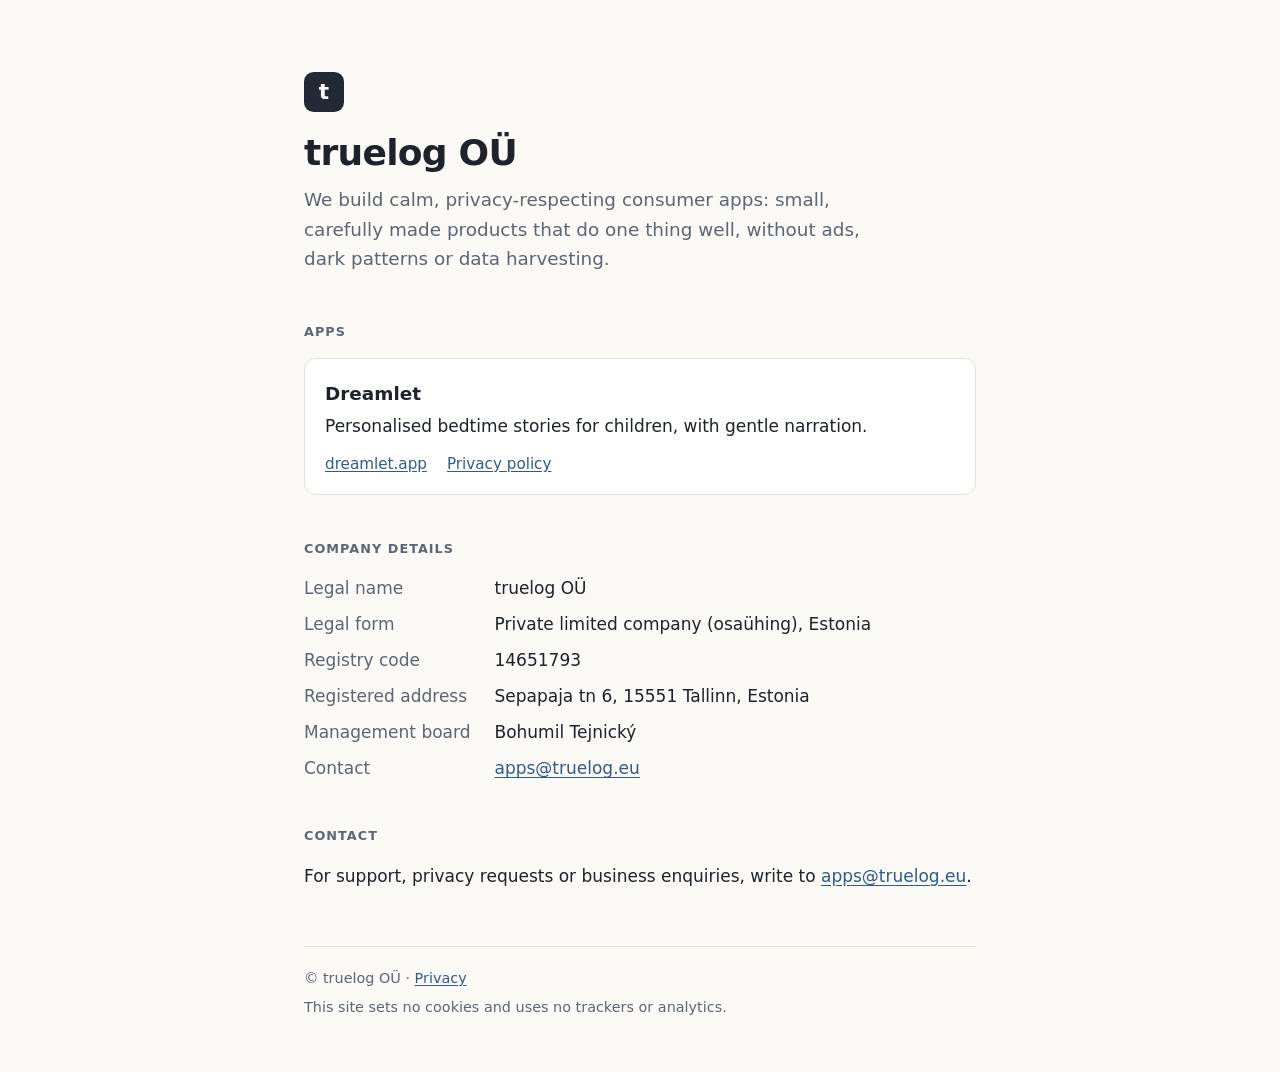
<file: index.html>
<!doctype html>
<html lang="en">
<head>
<meta charset="utf-8">
<meta name="viewport" content="width=device-width, initial-scale=1">
<title>truelog OÜ</title>
<meta name="description" content="truelog OÜ is an Estonian software company building calm, privacy-respecting consumer apps, including Dreamlet.">
<meta name="color-scheme" content="light dark">
<link rel="canonical" href="https://truelog.eu/">
<link rel="icon" href="data:image/svg+xml,%3Csvg xmlns='http://www.w3.org/2000/svg' viewBox='0 0 32 32'%3E%3Crect width='32' height='32' rx='7' fill='%23232a36'/%3E%3Ctext x='16' y='22' font-family='system-ui,sans-serif' font-size='17' font-weight='600' fill='%23fff' text-anchor='middle'%3Et%3C/text%3E%3C/svg%3E">
<link rel="stylesheet" href="/style.css">
<script type="application/ld+json">
{
  "@context": "https://schema.org",
  "@type": "Organization",
  "name": "truelog OÜ",
  "legalName": "truelog OÜ",
  "url": "https://truelog.eu/",
  "email": "apps@truelog.eu",
  "identifier": {"@type": "PropertyValue", "propertyID": "Estonian Business Register code", "value": "14651793"},
  "address": {
    "@type": "PostalAddress",
    "streetAddress": "Sepapaja tn 6",
    "postalCode": "15551",
    "addressLocality": "Tallinn",
    "addressCountry": "EE"
  }
}
</script>
</head>
<body>
<main class="wrap">
  <header class="masthead">
    <p class="mark" aria-hidden="true">t</p>
    <h1>truelog OÜ</h1>
    <p class="lede">We build calm, privacy-respecting consumer apps: small, carefully made products that do one thing well, without ads, dark patterns or data harvesting.</p>
  </header>

  <section aria-labelledby="apps-h">
    <h2 id="apps-h">Apps</h2>
    <ul class="apps">
      <li class="app">
        <div>
          <h3><a href="https://dreamlet.app">Dreamlet</a></h3>
          <p>Personalised bedtime stories for children, with gentle narration.</p>
        </div>
        <p class="links">
          <a href="https://dreamlet.app">dreamlet.app</a>
          <a href="https://dreamlet.app/privacy/">Privacy policy</a>
        </p>
      </li>
    </ul>
  </section>

  <section aria-labelledby="company-h">
    <h2 id="company-h">Company details</h2>
    <dl class="facts">
      <dt>Legal name</dt><dd>truelog OÜ</dd>
      <dt>Legal form</dt><dd>Private limited company (osaühing), Estonia</dd>
      <dt>Registry code</dt><dd>14651793</dd>
      <dt>Registered address</dt><dd>Sepapaja tn 6, 15551 Tallinn, Estonia</dd>
      <dt>Management board</dt><dd>Bohumil Tejnický</dd>
      <dt>Contact</dt><dd><a href="mailto:apps@truelog.eu">apps@truelog.eu</a></dd>
    </dl>
  </section>

  <section aria-labelledby="contact-h">
    <h2 id="contact-h">Contact</h2>
    <p>For support, privacy requests or business enquiries, write to <a href="mailto:apps@truelog.eu">apps@truelog.eu</a>.</p>
  </section>

  <footer class="foot">
    <p>© truelog OÜ · <a href="/privacy/">Privacy</a></p>
    <p>This site sets no cookies and uses no trackers or analytics.</p>
  </footer>
</main>
</body>
</html>
</file>
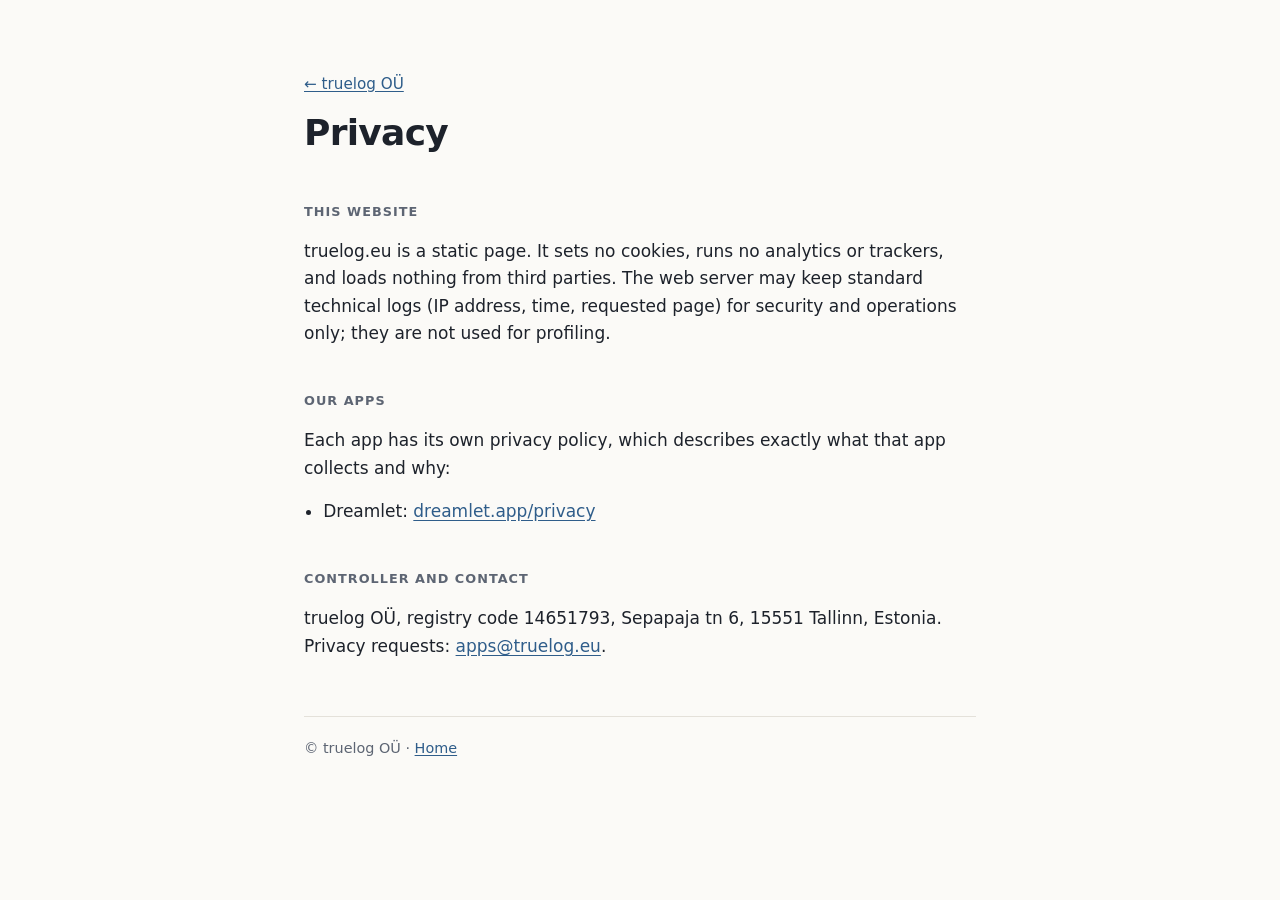
<file: privacy/index.html>
<!doctype html>
<html lang="en">
<head>
<meta charset="utf-8">
<meta name="viewport" content="width=device-width, initial-scale=1">
<title>Privacy · truelog OÜ</title>
<meta name="description" content="Privacy information for truelog.eu and pointers to each truelog OÜ app's privacy policy.">
<meta name="color-scheme" content="light dark">
<link rel="canonical" href="https://truelog.eu/privacy/">
<link rel="icon" href="data:image/svg+xml,%3Csvg xmlns='http://www.w3.org/2000/svg' viewBox='0 0 32 32'%3E%3Crect width='32' height='32' rx='7' fill='%23232a36'/%3E%3Ctext x='16' y='22' font-family='system-ui,sans-serif' font-size='17' font-weight='600' fill='%23fff' text-anchor='middle'%3Et%3C/text%3E%3C/svg%3E">
<link rel="stylesheet" href="/style.css">
</head>
<body>
<main class="wrap">
  <header class="masthead">
    <p class="back"><a href="/">← truelog OÜ</a></p>
    <h1>Privacy</h1>
  </header>

  <section>
    <h2>This website</h2>
    <p>truelog.eu is a static page. It sets no cookies, runs no analytics or trackers, and loads nothing from third parties. The web server may keep standard technical logs (IP address, time, requested page) for security and operations only; they are not used for profiling.</p>
  </section>

  <section>
    <h2>Our apps</h2>
    <p>Each app has its own privacy policy, which describes exactly what that app collects and why:</p>
    <ul class="plain">
      <li>Dreamlet: <a href="https://dreamlet.app/privacy/">dreamlet.app/privacy</a></li>
    </ul>
  </section>

  <section>
    <h2>Controller and contact</h2>
    <p>truelog OÜ, registry code 14651793, Sepapaja tn 6, 15551 Tallinn, Estonia. Privacy requests: <a href="mailto:apps@truelog.eu">apps@truelog.eu</a>.</p>
  </section>

  <footer class="foot">
    <p>© truelog OÜ · <a href="/">Home</a></p>
  </footer>
</main>
</body>
</html>
</file>
<file: style.css>
:root {
  --bg: #fbfaf7;
  --surface: #ffffff;
  --text: #1d222b;
  --muted: #5d6573;
  --line: #e4e1da;
  --accent: #2f5d8a;
  --mark-bg: #232a36;
  --mark-fg: #ffffff;
}
@media (prefers-color-scheme: dark) {
  :root {
    --bg: #14171c;
    --surface: #1b1f26;
    --text: #e8e6e1;
    --muted: #a0a6b0;
    --line: #2c313a;
    --accent: #8fb8e0;
    --mark-bg: #e8e6e1;
    --mark-fg: #14171c;
  }
}

*, *::before, *::after { box-sizing: border-box; }

html { -webkit-text-size-adjust: 100%; }

body {
  margin: 0;
  background: var(--bg);
  color: var(--text);
  font: 17px/1.6 system-ui, -apple-system, "Segoe UI", Roboto, "Helvetica Neue", Arial, sans-serif;
}

.wrap {
  max-width: 44rem;
  margin: 0 auto;
  padding: 4.5rem 1rem 3rem;
}

a { color: var(--accent); text-underline-offset: 0.15em; }
a:hover { text-decoration-thickness: 2px; }
a:focus-visible { outline: 2px solid var(--accent); outline-offset: 2px; border-radius: 2px; }

.masthead { margin-bottom: 3rem; }
.mark {
  display: inline-grid;
  place-items: center;
  width: 2.5rem;
  height: 2.5rem;
  margin: 0 0 1.25rem;
  border-radius: 0.6rem;
  background: var(--mark-bg);
  color: var(--mark-fg);
  font-weight: 600;
  font-size: 1.35rem;
  line-height: 1;
}
.back { margin: 0 0 1rem; font-size: 0.95rem; }
h1 {
  margin: 0 0 0.75rem;
  font-size: 2.25rem;
  line-height: 1.15;
  letter-spacing: -0.02em;
  font-weight: 650;
}
.lede { margin: 0; font-size: 1.15rem; color: var(--muted); max-width: 36rem; }

section { margin: 0 0 2.75rem; }
h2 {
  margin: 0 0 1rem;
  font-size: 0.8rem;
  font-weight: 600;
  letter-spacing: 0.08em;
  text-transform: uppercase;
  color: var(--muted);
}
h3 { margin: 0 0 0.25rem; font-size: 1.15rem; font-weight: 600; }
h3 a { color: var(--text); text-decoration: none; }
h3 a:hover { text-decoration: underline; }
section > p { margin: 0 0 1rem; }

.apps { list-style: none; margin: 0; padding: 0; }
.app {
  padding: 1.25rem 1.25rem 1.1rem;
  background: var(--surface);
  border: 1px solid var(--line);
  border-radius: 0.75rem;
}
.app p { margin: 0; }
.links {
  display: flex;
  flex-wrap: wrap;
  gap: 0.35rem 1.25rem;
  margin-top: 0.75rem !important;
  font-size: 0.95rem;
}

.facts {
  display: grid;
  grid-template-columns: max-content 1fr;
  gap: 0.55rem 1.5rem;
  margin: 0;
}
.facts dt { color: var(--muted); }
.facts dd { margin: 0; }
@media (max-width: 30rem) {
  .facts { grid-template-columns: 1fr; gap: 0; }
  .facts dd { margin-bottom: 0.75rem; }
}

.plain { margin: 0; padding-left: 1.2rem; }

.foot {
  margin-top: 3.5rem;
  padding-top: 1.25rem;
  border-top: 1px solid var(--line);
  font-size: 0.9rem;
  color: var(--muted);
}
.foot p { margin: 0 0 0.35rem; }
</file>
